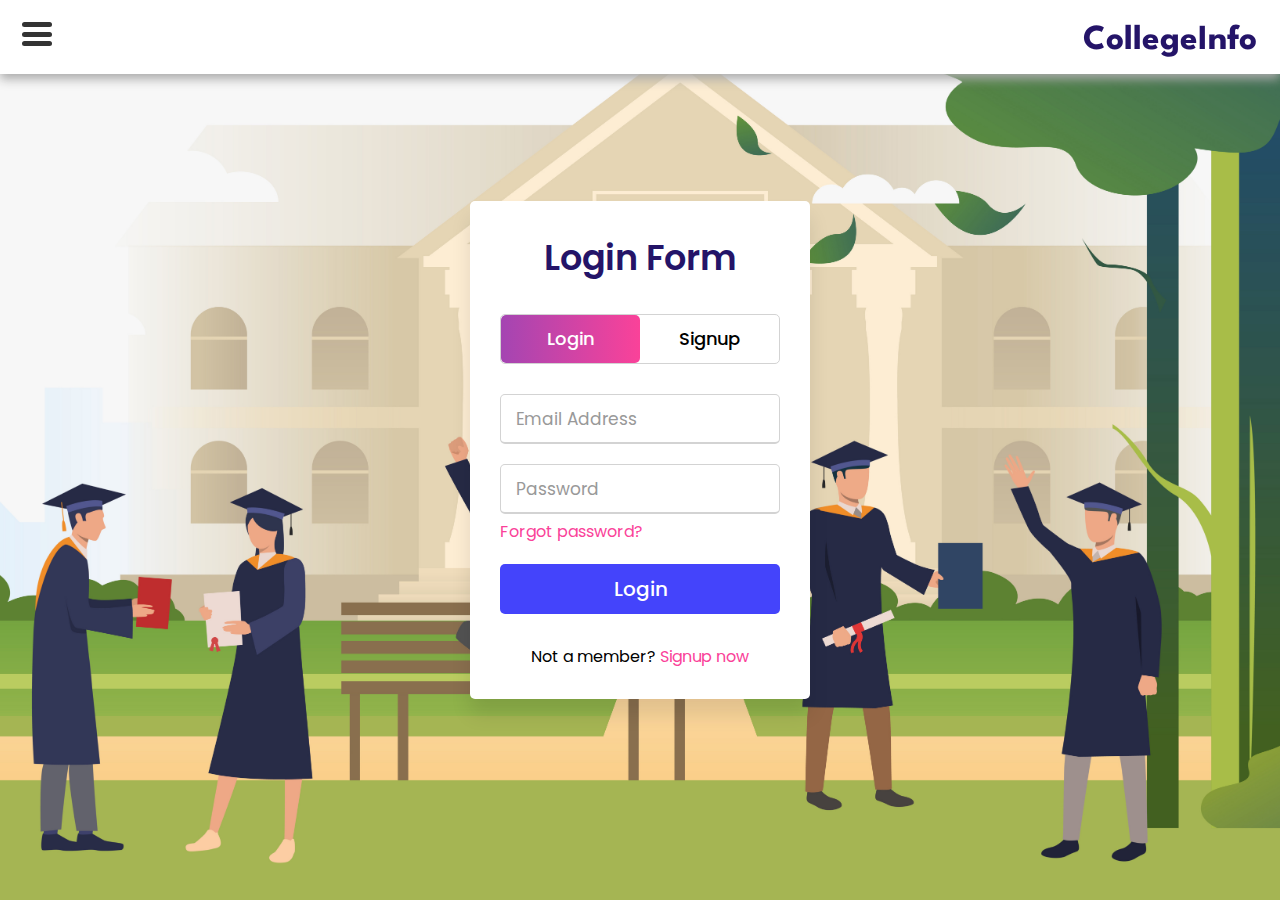
<file: login.htm>
<!DOCTYPE html>
<html lang="en" dir="ltr">
   <head>
      <meta charset="utf-8">
      <title>Login and Registration Form in HTML | CodingNepal</title>
      <link rel="stylesheet" href="login.css">
      <link rel="stylesheet" href="index.css">
      <meta name="viewport" content="width=device-width, initial-scale=1.0">
    </head>
     <!-- ======= Navbara and logo  ======= -->
   <body>
      <nav class="navbar">
         <div class="navbar-container container">
             <h1 class="logo">CollegeInfo</h1>
             <input type="checkbox" name="" id="">
             <div class="hamburger-lines">
                 <span class="line line1"></span>
                 <span class="line line2"></span>
                 <span class="line line3"></span>
             </div>
             <ul class="menu-items">
                 <li><a href="index.htm" id="nav-links">Home</a></li>
                 <li><a href="#study-abroad" id="nav-links">Study Aboard</a></li>
                 <li><a href="#food" id="nav-links">Top Universities</a></li>
                 <li><a href="#food-menu" id="nav-links">Top Colleges</a></li>
                 <li><a href="#testimonials" id="nav-links">Contact us</a></li>
                 <li><a href="#contact" id="nav-links">About us</a></li> 
                 <li><a href="login.htm" class=" primary-btn">Sign In</a></li>
                 <!-- <li><a href="login.htm" class=" secondary-btn">Sign Up</a></li> -->
                 <li><a href="#" id="my-profile" class=" secondary-btn">My-Profile</a></li>
                 <!-- <li><span class="material-symbols-outlined">
                     account_circle
                 </span></li> -->
             </ul>
             <a href="" id="profile-acces"><img src="/assets/profile-icon/man.png" alt="" srcset="" id="profile-acces-img"></a>
         </div>
         
     </nav>
      <div class="wrapper">
         <div class="title-text">
            <div class="title login">
               Login Form
            </div>
            <div class="title signup">
               Signup Form
            </div>
         </div>
         <div class="form-container">
            <div class="slide-controls">
               <input type="radio" name="slide" id="login" checked>
               <input type="radio" name="slide" id="signup">
               <label for="login" class="slide login">Login</label>
               <label for="signup" class="slide signup">Signup</label>
               <div class="slider-tab"></div>
            </div>
            <div class="form-inner">
               <form action="#" class="login">
                  <div class="field">
                     <input type="text" placeholder="Email Address" required>
                  </div>
                  <div class="field">
                     <input type="password" placeholder="Password" required>
                  </div>
                  <div class="pass-link">
                     <a href="#">Forgot password?</a>
                  </div>
                  <div class="field btn">
                     <div class="btn-layer"></div>
                     <input type="submit" value="Login">
                  </div>
                  <div class="signup-link">
                     Not a member? <a href="">Signup now</a>
                  </div>
               </form>
               <form action="#" class="signup">
                  <div class="field">
                     <input type="text" placeholder="Email Address" required>
                  </div>
                  <div class="field">
                     <input type="password" placeholder="Password" required>
                  </div>
                  <div class="field">
                     <input type="password" placeholder="Confirm password" required>
                  </div>
                  <div class="field btn">
                     <div class="btn-layer"></div>
                     <input type="submit" value="Signup">
                  </div>
               </form>
            </div>
         </div>
      </div>
      <script>
         const loginText = document.querySelector(".title-text .login");
         const loginForm = document.querySelector("form.login");
         const loginBtn = document.querySelector("label.login");
         const signupBtn = document.querySelector("label.signup");
         const signupLink = document.querySelector("form .signup-link a");
         signupBtn.onclick = (()=>{
           loginForm.style.marginLeft = "-50%";
           loginText.style.marginLeft = "-50%";
         });
         loginBtn.onclick = (()=>{
           loginForm.style.marginLeft = "0%";
           loginText.style.marginLeft = "0%";
         });
         signupLink.onclick = (()=>{
           signupBtn.click();
           return false;
         });
      </script>
   </body>
</html>
</file>
<file: login.css>
@import url('https://fonts.googleapis.com/css2?family=Belanosima:wght@400;600&family=DM+Sans:wght@200;400&family=Lato&family=League+Spartan:wght@800&family=Noto+Sans+Display&family=Noto+Sans+KR:wght@400;500&family=Noto+Sans:wght@500&family=Open+Sans:wght@300;500&family=Poppins:wght@200;400&family=Roboto:wght@400;700&family=Ysabeau+SC:wght@600&display=swap');

@import url('https://fonts.googleapis.com/css?family=Poppins:400,500,600,700&display=swap');
*{ padding: 0;
    margin: 0;
  
    box-sizing: border-box;
    /* font-size: 2vh; */
  }
  
 :root{
  --heading-color:#241468;
  --primary-text-color:#000000;
  --secondary-text-color:#3a3a3a;
  --primary-color:#F79BD3;
  --secondary-color:#EA1179;
  --accentt-color:#35155d7e;
  --accentt-color-dark:#35155D;
  --padding-inline-section:20px;
}
  html{
    scroll-behavior: smooth;
  }
  .navbar{
    top: 0;
  }
*{
  margin: 0;
  padding: 0;
  box-sizing: border-box;
  font-family: 'Poppins', sans-serif;
}
html,body{
  display: grid;
  height: 100%;
  width: 100%;
  place-items: center;
  /* background: -webkit-linear-gradient(left, #a445b2, #fa4299); */
  background: url(/assets/20691.jpg)center center / cover no-repeat ;
}
::selection{
  background: #fa4299;
  color: #fff;
}
.wrapper{
  overflow: hidden;
  max-width: 340px;
  background: #fff;
  padding: 30px;
  border-radius: 5px;
  box-shadow: 0px 15px 20px rgba(0,0,0,0.1);
}
.wrapper .title-text{
  font-size: 2rem;
  font-weight: 400;
  color: var(--heading-color);
  font-family: 'League Spartan', sans-serif;
  display: flex;
  width: 200%;
}
.wrapper .title{
  width: 50%;
  font-size: 35px;
  font-weight: 600;
  text-align: center;
  transition: all 0.6s cubic-bezier(0.68,-0.55,0.265,1.55);
}
.wrapper .slide-controls{
  position: relative;
  display: flex;
  height: 50px;
  width: 100%;
  overflow: hidden;
  margin: 30px 0 10px 0;
  justify-content: space-between;
  border: 1px solid lightgrey;
  border-radius: 5px;
}
.slide-controls .slide{
  height: 100%;
  width: 100%;
  color: #fff;
  font-size: 18px;
  font-weight: 500;
  text-align: center;
  line-height: 48px;
  cursor: pointer;
  z-index: 1;
  transition: all 0.6s ease;
}
.slide-controls label.signup{
  color: #000;
}
.slide-controls .slider-tab{
  position: absolute;
  height: 100%;
  width: 50%;
  left: 0;
  z-index: 0;
  border-radius: 5px;
  background: -webkit-linear-gradient(left, #a445b2, #fa4299);
  transition: all 0.6s cubic-bezier(0.68,-0.55,0.265,1.55);
}
input[type="radio"]{
  display: none;
}
#signup:checked ~ .slider-tab{
  left: 50%;
}
#signup:checked ~ label.signup{
  color: #fff;
  cursor: default;
  user-select: none;
}
#signup:checked ~ label.login{
  color: #000;
}
#login:checked ~ label.signup{
  color: #000;
}
#login:checked ~ label.login{
  cursor: default;
  user-select: none;
}
.wrapper .form-container{
  width: 100%;
  overflow: hidden;
}
.form-container .form-inner{
  display: flex;
  width: 200%;
}
.form-container .form-inner form{
  width: 50%;
  transition: all 0.6s cubic-bezier(0.68,-0.55,0.265,1.55);
}
.form-inner form .field{
  height: 50px;
  width: 100%;
  margin-top: 20px;
}
.form-inner form .field input{
  height: 100%;
  width: 100%;
  outline: none;
  padding-left: 15px;
  border-radius: 5px;
  border: 1px solid lightgrey;
  border-bottom-width: 2px;
  font-size: 17px;
  transition: all 0.3s ease;
}
.form-inner form .field input:focus{
  border-color: #4444fb;
  /* box-shadow: inset 0 0 3px #fb6aae; */
}
.form-inner form .field input::placeholder{
  color: #999;
  transition: all 0.3s ease;
}
form .field input:focus::placeholder{
  color: #b3b3b3;
}
.form-inner form .pass-link{
  margin-top: 5px;
}
.form-inner form .signup-link{
  text-align: center;
  margin-top: 30px;
}
.form-inner form .pass-link a,
.form-inner form .signup-link a{
  color: #fa4299;
  text-decoration: none;
}
.form-inner form .pass-link a:hover,
.form-inner form .signup-link a:hover{
  text-decoration: underline;
}
form .btn{
  height: 50px;
  width: 100%;
  border-radius: 5px;
  position: relative;
  overflow: hidden;
}
form .btn .btn-layer{
  height: 100%;
  width: 300%;
  position: absolute;
  left: -100%;
  
  background: #4444fb;
  border-radius: 5px;
  transition: all 0.4s ease;;
}
form .btn:hover .btn-layer{
  left: 0;
}
form .btn input[type="submit"]{
  height: 100%;
  width: 100%;
  z-index: 1;
  position: relative;
  background: none;
  border: none;
  color: #fff;
  padding-left: 0;
  border-radius: 5px;
  font-size: 20px;
  font-weight: 500;
  cursor: pointer;
}
</file>
<file: index.css>
@import url("https://fonts.googleapis.com/css2?family=Belanosima:wght@400;600&family=DM+Sans:wght@200;400&family=Lato&family=League+Spartan:wght@800&family=Noto+Sans+Display&family=Noto+Sans+KR:wght@400;500&family=Noto+Sans:wght@500&family=Open+Sans:wght@300;500&family=Poppins:wght@200;400&family=Roboto:wght@400;700&family=Ysabeau+SC:wght@600&display=swap");

* {
  margin: 0;
  padding: 0;
  box-sizing: border-box;
}

html {
  scroll-behavior: smooth;
}

:root {
  --heading-color: #241468;
  --primary-text-color: #000000;
  --secondary-text-color: #3a3a3a;
  --primary-color: #f79bd3;
  --secondary-color: #ea1179;
  --accentt-color: #35155d7e;
  --accentt-color-dark: #35155d;
  --padding-inline-section: 20px;
}

/* -------------------------some utility class ---------------------------*/
.container {
  display: flex;
  width: 100%;
  height: fit-content;
  margin: 0px auto;
}

.flex {
  flex-wrap: wrap;
}

.primary-btn {
  position: relative;
  font-family: "DM Sans", sans-serif;
  font-size: 20px;
  font-weight: 550;
  text-decoration: none;
  outline: 2px solid var(--heading-color);
  color: rgb(0, 0, 0);
  padding: 12px 24px;
  transition: background-color 0.3s ease-in-out;
}

.primary-btn:hover {
  color: white;
  background: var(--heading-color);
}

.secondary-btn {
  font-family: "DM Sans", sans-serif;
  font-weight: 550;
  text-decoration: none;
  color: white !important;
  background: var(--secondary-color);
  outline: 2px var(--secondary-color);
  font-weight: 300;
  padding: 12px 24px;
  transition: all 0.2 ease-out;
}

.secondary-btn:hover {
  background-color: #ea117aae;
}

#sup-text {
  color: var(--primary-color);
}

#main-heading {
  font-size: 5rem;
  font-family: "League Spartan", sans-serif;
  color: var(--heading-color);
}

#main-heading-h1 {
  font-size: 2rem;
  font-family: "League Spartan", sans-serif;
  color: var(--secondary-color);
}

#main-heading-h2 {
  font-size: 5rem;
  font-family: "League Spartan", sans-serif;
  color: var(--heading-color);
}

p {
  /* font-family: 'Belanosima', sans-serif; */
  font-family: "DM Sans", sans-serif;
  font-size: 2rem;
  text-align: left;
  overflow: hidden;
  color: #352F44;
}

.extra-text {
  color: var(--heading-color);
}

#profile-acces-img {
  width: 50px;
  height: 50px;
}

/* -----------------------------------------------navbar decoration --------------------------------*/

.navbar input[type="checkbox"],
.navbar .hamburger-lines {
  display: none;
}

.navbar {
  box-shadow: 0px 5px 10px 0px #aaa;
  position: fixed;
  width: 100%;
  background: #ffffff;
  color: #000;
  height: fit-content;
  z-index: 12;
}

.navbar-container {
  display: flex;
  justify-content: space-evenly;
  text-align: center;
  height: fit-content;
  align-items: center;
  margin: 10px;
}

.menu-items {
  /* order: 2; */
  height: fit-content;
  display: flex;
}

.menu-items li {
  list-style: none;
  margin-left: 1.5rem;
  margin-bottom: 0.5rem;
  font-size: 1.2rem;
}

#acc-pro-img>a {
  margin: 10px;
  padding: 10px;
}

#acc-pro-img>a>img {
  order: 3;
  width: 40px;
  height: 40px;
}

#nav-links {
  text-decoration: none;
  padding: 5px;
  position: relative;
  color: rgb(0, 0, 0);
  font-family: "DM Sans", sans-serif;
}

#nav-links::before {
  content: " ";
  display: block;
  position: absolute;
  left: 0;
  right: 0;
  top: 0;
  bottom: 0;
  background: #449eb5;
  transform: scaleX(0);
  transition: transform 0.3s ease;
  transform-origin: left;
  z-index: -1;
}

#nav-links:hover::before {
  transform: scaleX(1.1);
}

#nav-links:hover {
  color: white;
}

#my-profile {
  display: none;
}

.logo {
  margin: 10px;
  font-size: 2rem;
  font-family: "League Spartan", sans-serif;
  letter-spacing: -4px;
  font-size: 3.5rem;
  color: var(--heading-color);
}

/*------------------------------- Landing page decoration----------------------------------- */

#landing-page {
  display: flex;
  flex-direction: row;
  padding: 0px 0px;
  height: 100vh;
  justify-content: center;
  align-items: center;
}

#landing-page::before {
  content: "";
  position: absolute;
  float: left;
  background: url("assets/Untitled\ design.png") no-repeat center center/cover;
  height: 100vh;
  max-height: auto;
  top: 0px;
  left: 0px;
  right: 100px;
  width: 100%;
  z-index: -900;
  margin-top: 0px;
}

.hero-section {
  padding: 22px;
  width: 100%;
  height: fit-content;
  padding-top: 50px;
}

.hero-section-content {
  width: 100%;
  height: 100%;
  padding: 10px;
}

/*-------------------------------------- study-abroad ---------------------------|*/
#study-abroad {
  width: 100%;
  height: fit-content;
  background-color: #f0e3ff;
}

.study-abroad-container {
  display: grid;
  align-items: normal;
  grid-template-columns: 50% 50%;
  height: 90vh;
}

.image {
  height: 90vh;
  background-size: cover;
}

.image>img {
  width: 100%;
  height: 100%;
  background-position: center;
  object-fit: cover;
}

.study-content {
  display: flex;
  justify-content: center;
  margin: auto;
  width: 70%;
  height: fit-content;
  padding: 20px;
}

.study-abroad-text-para {
  padding-top: 15px;
}

.study-abroad-text-para b {
  font-size: 18px;
  font-weight: 1000;
  color: black;
  font-family: "League Spartan", sans-serif;
}

.study-abroad-para {
  font-size: 15px;
  padding: 10px;
  color: rgb(0, 0, 0);
}

.study-abroad-container-text #main-heading {
  font-size: 3rem;
  color: var(--heading-color);
}

.study-abroad-container-text #main-heading-h2 {
  padding-top: 20px;
  font-size: 1.2rem;
  color: var(--secondary-color);
}

/* ---------------Media qurey for study-abroad -----------*/
@media (max-width: 1162px) {
  .study-content {
    padding-top: 100px;
  }
}

@media (max-width: 1360px) {
  .study-abroad-container {
    display: grid;
    align-items: normal;
    grid-template-columns: 100%;
    height: fit-content;
  }

  .image {
    height: 80%;
  }

  .study-content {
    padding-top: 0px;
  }

  .study-abroad-container-text {
    padding: 0px;
  }
}

@media (max-width: 680px) {
  .image {
    height: 30vh;
  }

  .study-content {
    width: 90%;
    padding-top: 30px;
    /* background-color: #fbf0f04f; */
  }

  .study-abroad-para {
    font-size: 15px;
  }

  .study-abroad-text-para b {
    font-size: 20px;
  }

  .study-abroad-container-text #main-heading {
    font-size: 3.5rem;
    color: var(--heading-color);
  }

  .study-abroad-container-text #main-heading-h2 {
    padding-top: 20px;
    font-size: 1.7rem;
    color: var(--secondary-color);
  }
}

/* ---------------------------top college------------------------*/
#top-university {
  width: 100%;
  height: fit-content;
  background-color: #F3FDE8;
}

.top-university-heading {
  width: 100%;
  height: fit-content;
  padding: 10px;

}

.top-uni-center-text {
  padding: 20px;
  display: block;
  margin: auto;
  width: 90%;
  text-align: left;
  margin-top: 20px;


}

.top-uni-center-text>p {
  padding-top: 10px;
  text-align: left;
  letter-spacing: 0px;
  font-size: 25px;
}
.top-uni-center-text> #main-heading-h1 {
  padding-top: 10px;
  
}

.topuniversity-out-container {

  width: 100%;
  height: fit-content;


}

.card-row-1 {

  display: flex;
  flex-wrap: wrap;
  padding: 10px;

}

.card-container {
  padding: 10px;
  display: block;
  margin: auto;
  width: 90%;

}

.card {
  flex: 1 0 23%;
  width: 250px;
  height: 350px;
  /* border: 1px solid black; */
  position: relative;
  transition: all 0.5s ease-in-out;
  margin: 10px;
  /* border-radius: 15px; */
}

.card-img {
  height: 100%;
  width: 100%;
  /* border-radius: 15px; */

}

.card-content {

  width: 100%;
  height: 100%;
  position: absolute;
  top:  0px;
  display: none;
  background: #0000005a;
  color: rgb(253, 253, 253);
  padding: 30px;
  text-align: center;
  
}

.card-content>p {
  color: rgb(255, 255, 255);
  font-family: Arial, Helvetica, sans-serif;
  font-size: 20px;
  font-weight: 400;
  letter-spacing: 0;
  text-align: left;
 

}
.card-content>h1 {
  
  text-align: left;
 color: white;
 font-family: 'Franklin Gothic Medium', 'Arial Narrow', Arial, sans-serif;

}
.card-content>h2 {
  text-align: left;
 color: rgb(75, 217, 139);
 font-family: 'Franklin Gothic Medium', 'Arial Narrow', Arial, sans-serif;
 font-size: 20px;
}

.card-content>.primary-btn {
  top: 20px;
  margin-top: 20px;
  background: white;
  font-size: 12px;
}

.card-content>.primary-btn:hover {
  background: var(--heading-color);
  transition: all 0.5s ease-in-out;
}

.card-img>img {
  /* border-radius: 15px; */
  width: 100%;
  height: 100%;
  object-fit: cover;
  background-position: center;

}

.card:hover .card-content {
  display: block;
}

.pseduo-track {
  display: none;
}
#extra-text{
  color: #352F44;
}



@media (max-width: 885px) {
  .card {
    flex: 0 0 auto;
    width: 300px;
    height: 340px;
}

  .card-row-1 {
    flex-wrap: nowrap;
    overflow-x: auto;
    
  }

  .card-row-1::-webkit-scrollbar {
    height: 5px;
  }

  .card-row-1::-webkit-scrollbar-track {
    -webkit-box-shadow: inset 0 0 0px rgba(0, 0, 0, 0);
  }

  .card-row-1::-webkit-scrollbar-thumb {
    height: 5px;
    background-color: #d5ac68;
  }

  .card-row-1::-webkit-scrollbar-thumb:hover {
    background-color: #f1db9d;
  }

  .card-row-1::-webkit-scrollbar:vertical {
    display: none;
  }

  .pseduo-track {
    display: block;
    background-color: #f1db9d;
    height: 2px;
    width: 100%;
    position: relative;
    top: -3px;
    z-index: -10;
  }

  .top-uni-center-text {
    padding: 20px;
    text-align: left;


  }

  .top-uni-center-text>#main-heading-h2 {
    color: var(--heading-color);
    font-size:60px;
  }

  .top-uni-center-text>#main-heading-h1 {
    font-size: 30px;
  }

  .top-uni-center-text>p {
    text-align: left;
    font-size: 20px;
  }






  .card-row-1 {
    -webkit-overflow-scrolling: touch;
  }

  .card-content {
    height: 100%;
    top: 0px;
  }
}

/*----------------------------- Media qur ------------------- */

@media (max-width: 680px) {
  .narvar {
    position: fixed;
  }

  /* landing page */
  #landing-page {
    padding: 0px;
    height: 100vh;
  }

  #landing-page::before {
    top: 60px;
    background: url("assets/movile.landing-bg.jpg") no-repeat center center/cover;
    width: 100%;
    height: 50vh;
  }

  .hero-section {
    position: relative;
    top: 170px;
    padding-bottom: 100px;
  }

  #main-heading {
    font-size: 5rem;
    color: var(--heading-color);
  }

  #main-heading-h2 {
    font-size: 3.4rem;
    z-index: 10000;
    background-color: #fbf0f04f;
    color: var(--secondary-color);
  }

  p {
    font-size: 2vw;
  }

  #my-profile {
    display: block;
    width: 50%;
    margin: auto;
    background: #241468;
  }

  #profile-acces {
    display: none;
  }

  .st-ab-content-container {
    overflow-y: scroll;
    scroll-margin: -1px;
  }
}

@media (max-width: 885px) {
  #main-heading {
    font-size: 5rem;
    padding: 2px;
  }

  #main-heading-h2 {
    font-size: 3.2rem;
    padding: 5px;
  }

  p {
    font-size: 1.5rem;
    padding: 5px;
    text-align: left;
    word-wrap: normal;
  }
}

@media (max-width: 1371px) {
  .navbar {
    position: fixed;
  }

  .navbar-container input[type="checkbox"],
  .navbar-container .hamburger-lines {
    display: block;
  }

  .navbar-container {
    display: block;
    position: relative;
    height: 70px;
    margin: 2px;
  }

  .navbar-container input[type="checkbox"] {
    position: absolute;
    display: block;
    height: 32px;
    width: 30px;
    top: 20px;
    left: 20px;
    z-index: 5;
    opacity: 0;
  }

  .navbar-container .hamburger-lines {
    display: block;
    height: 24px;
    width: 30px;
    position: absolute;
    top: 20px;
    left: 20px;
    z-index: 2;
    display: flex;
    flex-direction: column;
    justify-content: space-between;
  }

  .navbar-container .hamburger-lines .line {
    display: block;
    height: 5px;
    width: 100%;
    border-radius: 10px;
    background: #333;
  }

  .navbar-container .hamburger-lines .line1 {
    transform-origin: 0% 0%;
    transition: transform 0.4s ease-in-out;
  }

  .navbar-container .hamburger-lines .line2 {
    transition: transform 0.2s ease-in-out;
  }

  .navbar-container .hamburger-lines .line3 {
    transform-origin: 0% 100%;
    transition: transform 0.4s ease-in-out;
  }

  .navbar .menu-items {
    padding-top: 100px;
    background: #fff;
    height: 100vh;
    max-width: 400px;
    transform: translate(-150%);
    display: flex;
    flex-direction: column;
    margin-left: -60px;
    padding-left: 20px;
    transition: transform 0.5s ease-in-out;
    box-shadow: 5px 0px 10px 0px #aaa;
  }

  .navbar .menu-items li {
    margin-bottom: 2.5rem;
    font-size: 1.3rem;
    font-weight: 500;
  }

  #secondary-btn {
    margin-top: 10px;
  }

  #primary-btn {
    margin-top: 10px;
  }

  .logo {
    position: absolute;
    top: 12px;
    right: 15px;
    font-size: 2.2rem;
    letter-spacing: 0px;
  }

  .navbar-container input[type="checkbox"]:checked~.menu-items {
    transform: translateX(0);
  }

  .navbar-container input[type="checkbox"]:checked~.hamburger-lines .line1 {
    transform: rotate(35deg);
  }

  .navbar-container input[type="checkbox"]:checked~.hamburger-lines .line2 {
    transform: scaleY(0);
  }

  .navbar-container input[type="checkbox"]:checked~.hamburger-lines .line3 {
    transform: rotate(-35deg);
  }
}
</file>
